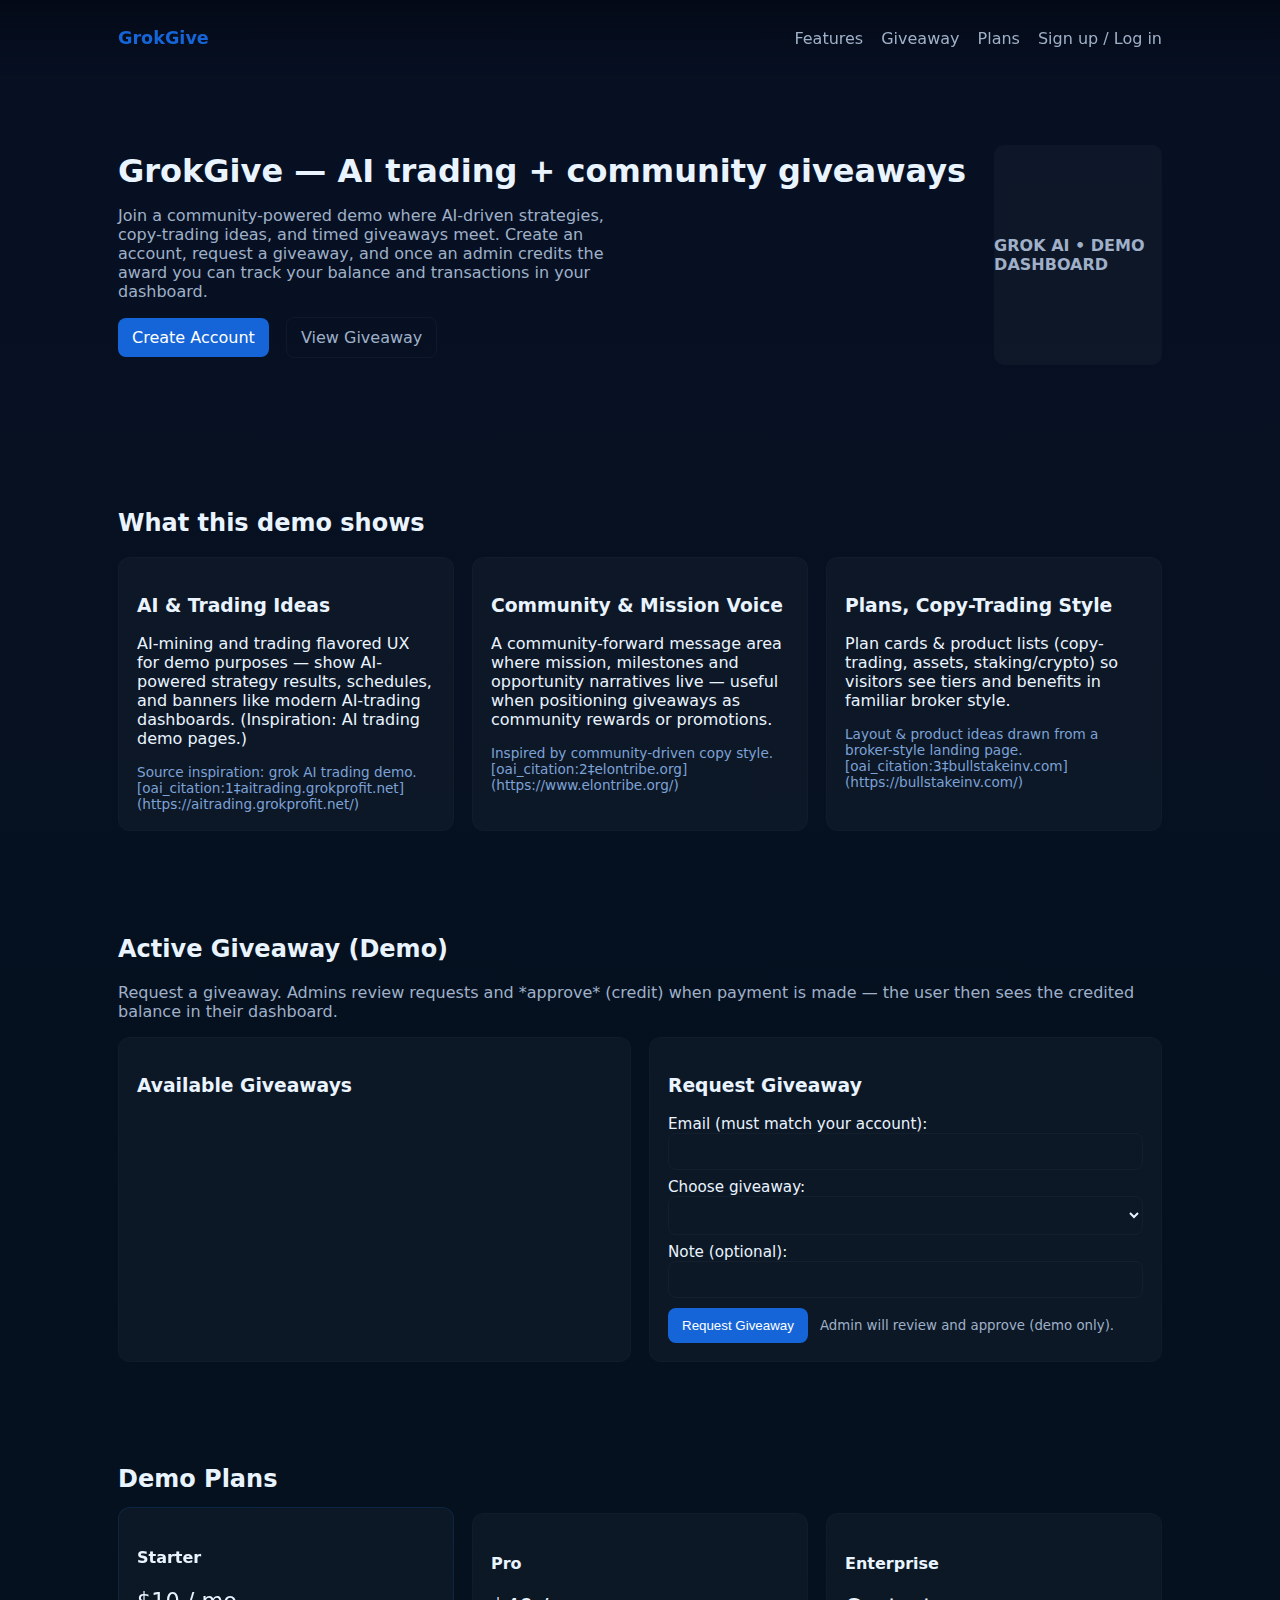
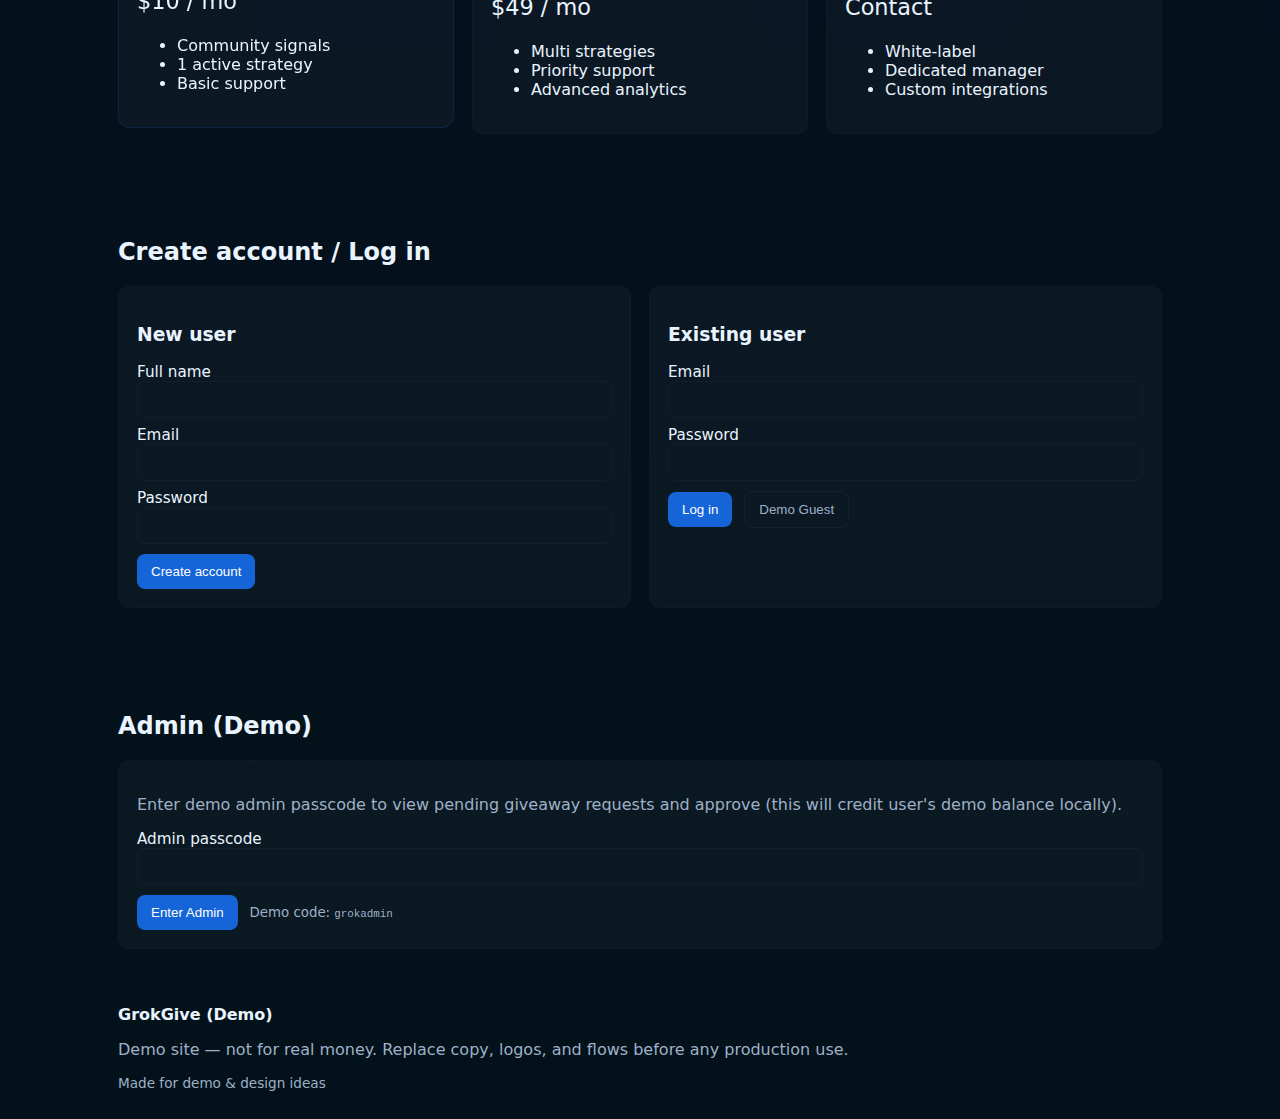
<file: index.html>
<!doctype html>
<html lang="en">
<head>
  <meta charset="utf-8" />
  <meta name="viewport" content="width=device-width,initial-scale=1" />
  <title>GrokGive — AI Trading & Giveaways (Demo)</title>
  <meta name="description" content="Demo: GrokGive — community-driven AI trading & giveaway tracking. Signup, request a giveaway, admin approves & credits balance." />
  <link rel="stylesheet" href="styles.css" />
</head>
<body>
  <header class="site-header">
    <div class="wrap">
      <a class="logo" href="#">GrokGive</a>
      <nav class="nav">
        <a href="#features">Features</a>
        <a href="#giveaway">Giveaway</a>
        <a href="#plans">Plans</a>
        <a id="nav-auth" href="#signup">Sign up / Log in</a>
      </nav>
      <button id="menu-toggle" class="menu-toggle">☰</button>
    </div>
  </header>

  <main>
    <!-- HERO -->
    <section class="hero">
      <div class="wrap hero-inner">
        <div class="hero-copy">
          <h1>GrokGive — AI trading + community giveaways</h1>
          <p class="lead">Join a community-powered demo where AI-driven strategies, copy-trading ideas, and timed giveaways meet. Create an account, request a giveaway, and once an admin credits the award you can track your balance and transactions in your dashboard.</p>
          <div class="cta-row">
            <a class="btn primary" href="#signup">Create Account</a>
            <a class="btn ghost" href="#giveaway">View Giveaway</a>
          </div>
        </div>
        <div class="hero-visual">
          <!-- replace with your screenshot / illustration in assets/ -->
          <div class="mock-term">GROK AI • DEMO DASHBOARD</div>
        </div>
      </div>
    </section>

    <!-- FEATURES -->
    <section id="features" class="wrap features">
      <h2>What this demo shows</h2>
      <div class="grid-3">
        <div class="card">
          <h3>AI & Trading Ideas</h3>
          <p>AI-mining and trading flavored UX for demo purposes — show AI-powered strategy results, schedules, and banners like modern AI-trading dashboards. (Inspiration: AI trading demo pages.)</p>
          <small class="cite">Source inspiration: grok AI trading demo.  [oai_citation:1‡aitrading.grokprofit.net](https://aitrading.grokprofit.net/)</small>
        </div>
        <div class="card">
          <h3>Community & Mission Voice</h3>
          <p>A community-forward message area where mission, milestones and opportunity narratives live — useful when positioning giveaways as community rewards or promotions.</p>
          <small class="cite">Inspired by community-driven copy style.  [oai_citation:2‡elontribe.org](https://www.elontribe.org/)</small>
        </div>
        <div class="card">
          <h3>Plans, Copy-Trading Style</h3>
          <p>Plan cards & product lists (copy-trading, assets, staking/crypto) so visitors see tiers and benefits in familiar broker style.</p>
          <small class="cite">Layout & product ideas drawn from a broker-style landing page.  [oai_citation:3‡bullstakeinv.com](https://bullstakeinv.com/)</small>
        </div>
      </div>
    </section>

    <!-- GIVEAWAY -->
    <section id="giveaway" class="wrap giveaway">
      <h2>Active Giveaway (Demo)</h2>
      <p class="muted">Request a giveaway. Admins review requests and *approve* (credit) when payment is made — the user then sees the credited balance in their dashboard.</p>

      <div class="grid-2">
        <div class="card">
          <h3>Available Giveaways</h3>
          <ul id="giveaway-list">
            <!-- populated by app.js -->
          </ul>
        </div>

        <div class="card">
          <h3>Request Giveaway</h3>
          <form id="request-giveaway-form">
            <label>Email (must match your account):<input id="req-email" type="email" required /></label>
            <label>Choose giveaway:
              <select id="req-giveaway" required></select>
            </label>
            <label>Note (optional):<input id="req-note" type="text" /></label>
            <div class="form-row">
              <button class="btn primary" type="submit">Request Giveaway</button>
              <small class="muted">Admin will review and approve (demo only).</small>
            </div>
          </form>
        </div>
      </div>
    </section>

    <!-- PLANS -->
    <section id="plans" class="wrap plans">
      <h2>Demo Plans</h2>
      <div class="grid-3">
        <div class="card plan highlight">
          <h4>Starter</h4>
          <p class="price">$10 / mo</p>
          <ul>
            <li>Community signals</li>
            <li>1 active strategy</li>
            <li>Basic support</li>
          </ul>
        </div>
        <div class="card plan">
          <h4>Pro</h4>
          <p class="price">$49 / mo</p>
          <ul>
            <li>Multi strategies</li>
            <li>Priority support</li>
            <li>Advanced analytics</li>
          </ul>
        </div>
        <div class="card plan">
          <h4>Enterprise</h4>
          <p class="price">Contact</p>
          <ul>
            <li>White-label</li>
            <li>Dedicated manager</li>
            <li>Custom integrations</li>
          </ul>
        </div>
      </div>
    </section>

    <!-- SIGNUP / LOGIN -->
    <section id="signup" class="wrap signup">
      <h2>Create account / Log in</h2>
      <div class="grid-2">
        <div class="card">
          <h3>New user</h3>
          <form id="signup-form">
            <label>Full name<input id="su-name" required /></label>
            <label>Email<input id="su-email" type="email" required /></label>
            <label>Password<input id="su-pass" type="password" required /></label>
            <div class="form-row">
              <button class="btn primary" type="submit">Create account</button>
            </div>
          </form>
        </div>

        <div class="card">
          <h3>Existing user</h3>
          <form id="login-form">
            <label>Email<input id="li-email" type="email" required /></label>
            <label>Password<input id="li-pass" type="password" required /></label>
            <div class="form-row">
              <button class="btn primary" type="submit">Log in</button>
              <button type="button" id="btn-guest" class="btn ghost">Demo Guest</button>
            </div>
          </form>
        </div>
      </div>
    </section>

    <!-- DASHBOARD (hidden until login) -->
    <section id="dashboard" class="wrap dashboard hidden">
      <h2>Your Dashboard</h2>
      <div class="dash-top">
        <div>
          <strong id="dash-name">Name</strong>
          <p class="muted" id="dash-email">email</p>
        </div>
        <div class="dash-balance">
          <span class="muted">Balance</span>
          <div id="dash-balance" class="balance-amount">$0.00</div>
        </div>
      </div>

      <div class="grid-2">
        <div class="card">
          <h3>Transactions</h3>
          <ul id="tx-list"></ul>
        </div>

        <div class="card">
          <h3>Pending Giveaways</h3>
          <ul id="my-pending-list"></ul>
        </div>
      </div>

      <div class="form-row">
        <button id="btn-logout" class="btn ghost">Log out</button>
      </div>
    </section>

    <!-- ADMIN PANEL (demo passcode required) -->
    <section id="admin" class="wrap admin">
      <h2>Admin (Demo)</h2>
      <div class="card">
        <p class="muted">Enter demo admin passcode to view pending giveaway requests and approve (this will credit user's demo balance locally).</p>
        <form id="admin-auth-form">
          <label>Admin passcode<input id="admin-pass" type="password" /></label>
          <div class="form-row">
            <button class="btn primary" type="submit">Enter Admin</button>
            <small class="muted">Demo code: <code>grokadmin</code></small>
          </div>
        </form>
      </div>

      <div id="admin-panel" class="hidden">
        <div class="card">
          <h3>Pending Giveaway Requests</h3>
          <ul id="admin-pending-list"></ul>
        </div>
      </div>
    </section>

  </main>

  <footer class="site-footer">
    <div class="wrap">
      <div>
        <strong>GrokGive (Demo)</strong>
        <p class="muted">Demo site — not for real money. Replace copy, logos, and flows before any production use.</p>
      </div>
      <div class="muted small">Made for demo & design ideas</div>
    </div>
  </footer>

  <script src="app.js"></script>
</body>
</html>
</file>
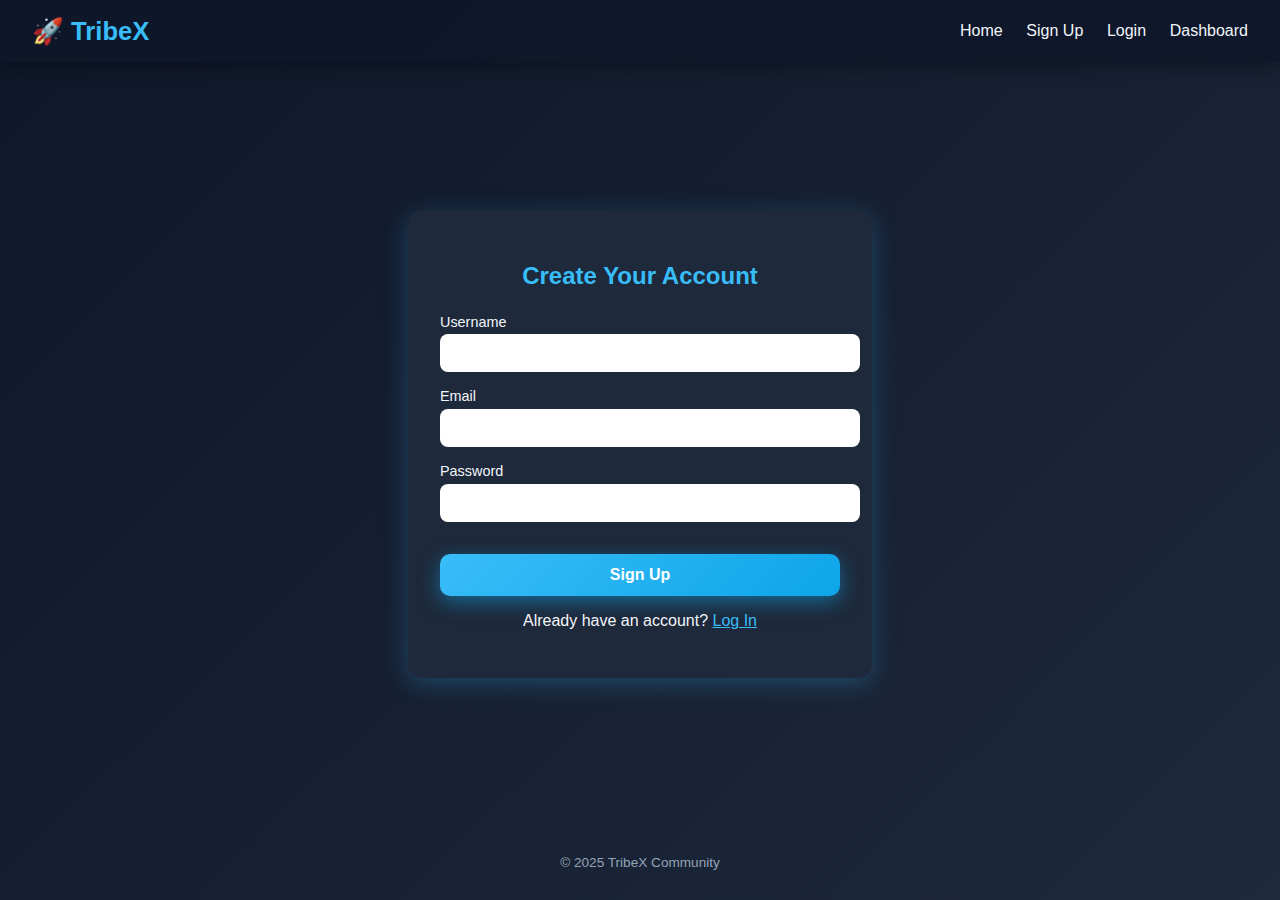
<file: signup.html>
<!DOCTYPE html>
<html lang="en">
<head>
  <meta charset="UTF-8">
  <meta name="viewport" content="width=device-width, initial-scale=1.0">
  <title>TribeX – Sign Up</title>
  <style>
    body {
      margin: 0;
      font-family: 'Segoe UI', Tahoma, sans-serif;
      background: linear-gradient(135deg, #0f172a, #1e293b);
      color: #f1f5f9;
      min-height: 100vh;
      display: flex;
      flex-direction: column;
    }

    header {
      padding: 1rem 2rem;
      background: rgba(15, 23, 42, 0.95);
      box-shadow: 0 4px 20px rgba(0,0,0,0.4);
      display: flex;
      justify-content: space-between;
      align-items: center;
    }
    header h1 {
      font-size: 1.6rem;
      margin: 0;
      color: #38bdf8;
    }
    nav a {
      margin-left: 1.2rem;
      text-decoration: none;
      color: #f1f5f9;
      font-weight: 500;
    }
    nav a:hover { color: #38bdf8; }

    .container {
      flex: 1;
      display: flex;
      justify-content: center;
      align-items: center;
      padding: 2rem;
    }

    .card {
      background: #1e293b;
      padding: 2rem;
      border-radius: 14px;
      box-shadow: 0 6px 25px rgba(56,189,248,0.25);
      width: 100%;
      max-width: 400px;
      text-align: center;
    }
    .card h2 {
      margin-bottom: 1.5rem;
      color: #38bdf8;
    }

    .input-group {
      margin-bottom: 1rem;
      text-align: left;
    }
    .input-group label {
      display: block;
      font-size: 0.9rem;
      margin-bottom: 0.3rem;
    }
    .input-group input {
      width: 100%;
      padding: 10px;
      border-radius: 8px;
      border: none;
      outline: none;
      font-size: 1rem;
    }

    .btn-primary {
      display: inline-block;
      width: 100%;
      margin-top: 1rem;
      padding: 12px;
      font-size: 1rem;
      font-weight: bold;
      border-radius: 10px;
      background: linear-gradient(135deg, #38bdf8, #0ea5e9);
      color: #fff !important;
      text-decoration: none;
      box-shadow: 0 6px 20px rgba(14,165,233,0.5);
      transition: all 0.25s ease;
      border: none;
      cursor: pointer;
    }
    .btn-primary:hover {
      background: linear-gradient(135deg, #0ea5e9, #0284c7);
      transform: translateY(-3px);
    }

    footer {
      padding: 1rem;
      font-size: 0.85rem;
      color: #94a3b8;
      text-align: center;
    }
  </style>
</head>
<body>
  <!-- Header -->
  <header>
    <h1>🚀 TribeX</h1>
    <nav>
      <a href="index.html">Home</a>
      <a href="signup.html">Sign Up</a>
      <a href="login.html">Login</a>
      <a href="dashboard.html">Dashboard</a>
    </nav>
  </header>

  <!-- Main -->
  <div class="container">
    <div class="card">
      <h2>Create Your Account</h2>
      <form id="signupForm">
        <div class="input-group">
          <label for="username">Username</label>
          <input type="text" id="username" required>
        </div>
        <div class="input-group">
          <label for="email">Email</label>
          <input type="email" id="email" required>
        </div>
        <div class="input-group">
          <label for="password">Password</label>
          <input type="password" id="password" required>
        </div>
        <button type="submit" class="btn-primary">Sign Up</button>
      </form>
      <p style="margin-top:1rem;">Already have an account? <a href="login.html" style="color:#38bdf8;">Log In</a></p>
    </div>
  </div>

  <!-- Footer -->
  <footer>
    <p>© 2025 TribeX Community</p>
  </footer>

  <script>
    const form = document.getElementById('signupForm');
    form.addEventListener('submit', function(e){
      e.preventDefault();
      let username = document.getElementById('username').value;
      let email = document.getElementById('email').value;
      let password = document.getElementById('password').value;

      if(username && email && password){
        // Save user in localStorage
        localStorage.setItem('tribeX_user', JSON.stringify({
          username: username,
          email: email,
          password: password,
          balance: 1000 // signup bonus
        }));
        localStorage.setItem('tribeX_loggedin', true);

        alert("Welcome " + username + "! 🎉 You have received $1,000 signup bonus.");
        window.location.href = "dashboard.html";
      }
    });
  </script>
</body>
</html>
</file>
<file: styles.css>
:root{
  --accent:#1565d8;
  --bg:#071023;
  --card-bg: rgba(255,255,255,0.03);
  --muted:#9fb0c8;
  --glass: rgba(255,255,255,0.02);
  --max:1100px;
}
*{box-sizing:border-box}
body{
  margin:0;font-family:Inter,system-ui,Roboto,Arial;color:#eaf4ff;background:linear-gradient(180deg,var(--bg) 0%, #03121a 100%);
  -webkit-font-smoothing:antialiased;
}
.wrap{max-width:var(--max);margin:0 auto;padding:28px}
.site-header{border-bottom:1px solid rgba(255,255,255,0.03);position:sticky;top:0;background:linear-gradient(180deg, rgba(2,6,15,0.6), transparent)}
.site-header .wrap{display:flex;align-items:center;justify-content:space-between}
.logo{font-weight:700;color:var(--accent);text-decoration:none;font-size:1.1rem}
.nav{display:flex;gap:18px;align-items:center}
.nav a{color:var(--muted);text-decoration:none}
.menu-toggle{display:none;background:transparent;border:none;color:var(--muted);font-size:20px}

.hero{padding:40px 0}
.hero-inner{display:flex;gap:28px;align-items:center}
.hero-copy h1{font-size:2rem;margin:0 0 10px}
.hero-copy .lead{color:var(--muted);max-width:48ch;margin-bottom:16px}
.cta-row .btn{margin-right:12px}
.hero-visual{flex:1;display:flex;align-items:center;justify-content:center}
.mock-term{width:100%;max-width:420px;height:220px;background:var(--card-bg);border-radius:10px;display:flex;align-items:center;justify-content:center;color:var(--muted);font-weight:600}

.features,.giveaway,.plans,.signup,.dashboard,.admin{margin-top:28px}
.grid-3{display:grid;grid-template-columns:repeat(3,1fr);gap:18px}
.grid-2{display:grid;grid-template-columns:repeat(2,1fr);gap:18px}
.card{background:var(--card-bg);padding:18px;border-radius:12px;border:1px solid rgba(255,255,255,0.02)}
.btn{display:inline-block;padding:10px 14px;border-radius:8px;text-decoration:none;cursor:pointer}
.btn.primary{background:var(--accent);color:white;border:0}
.btn.ghost{background:transparent;border:1px solid rgba(255,255,255,0.04);color:var(--muted)}
.muted{color:var(--muted)}
.cite{display:block;margin-top:8px;color:#7da2d6;font-size:0.85rem}

.form-row{display:flex;gap:12px;align-items:center;margin-top:10px}
input, select{width:100%;padding:10px;border-radius:8px;border:1px solid rgba(255,255,255,0.03);background:transparent;color:inherit}
label{display:block;margin-top:8px;font-size:0.95rem}
.plan .price{font-size:1.4rem;margin-top:8px}
.highlight{transform:translateY(-6px);border:1px solid rgba(21,101,216,0.18)}

.hidden{display:none}
.small{font-size:0.85rem}

.footer .wrap{display:flex;align-items:center;justify-content:space-between;padding:18px 0}
.dash-top{display:flex;justify-content:space-between;align-items:center;margin-bottom:14px}
.balance-amount{font-size:2rem;margin-top:6px}
@media (max-width:900px){
  .grid-3,.grid-2{grid-template-columns:1fr}
  .menu-toggle{display:block}
  .nav{display:none}
  .hero-inner{flex-direction:column}
}
</file>
